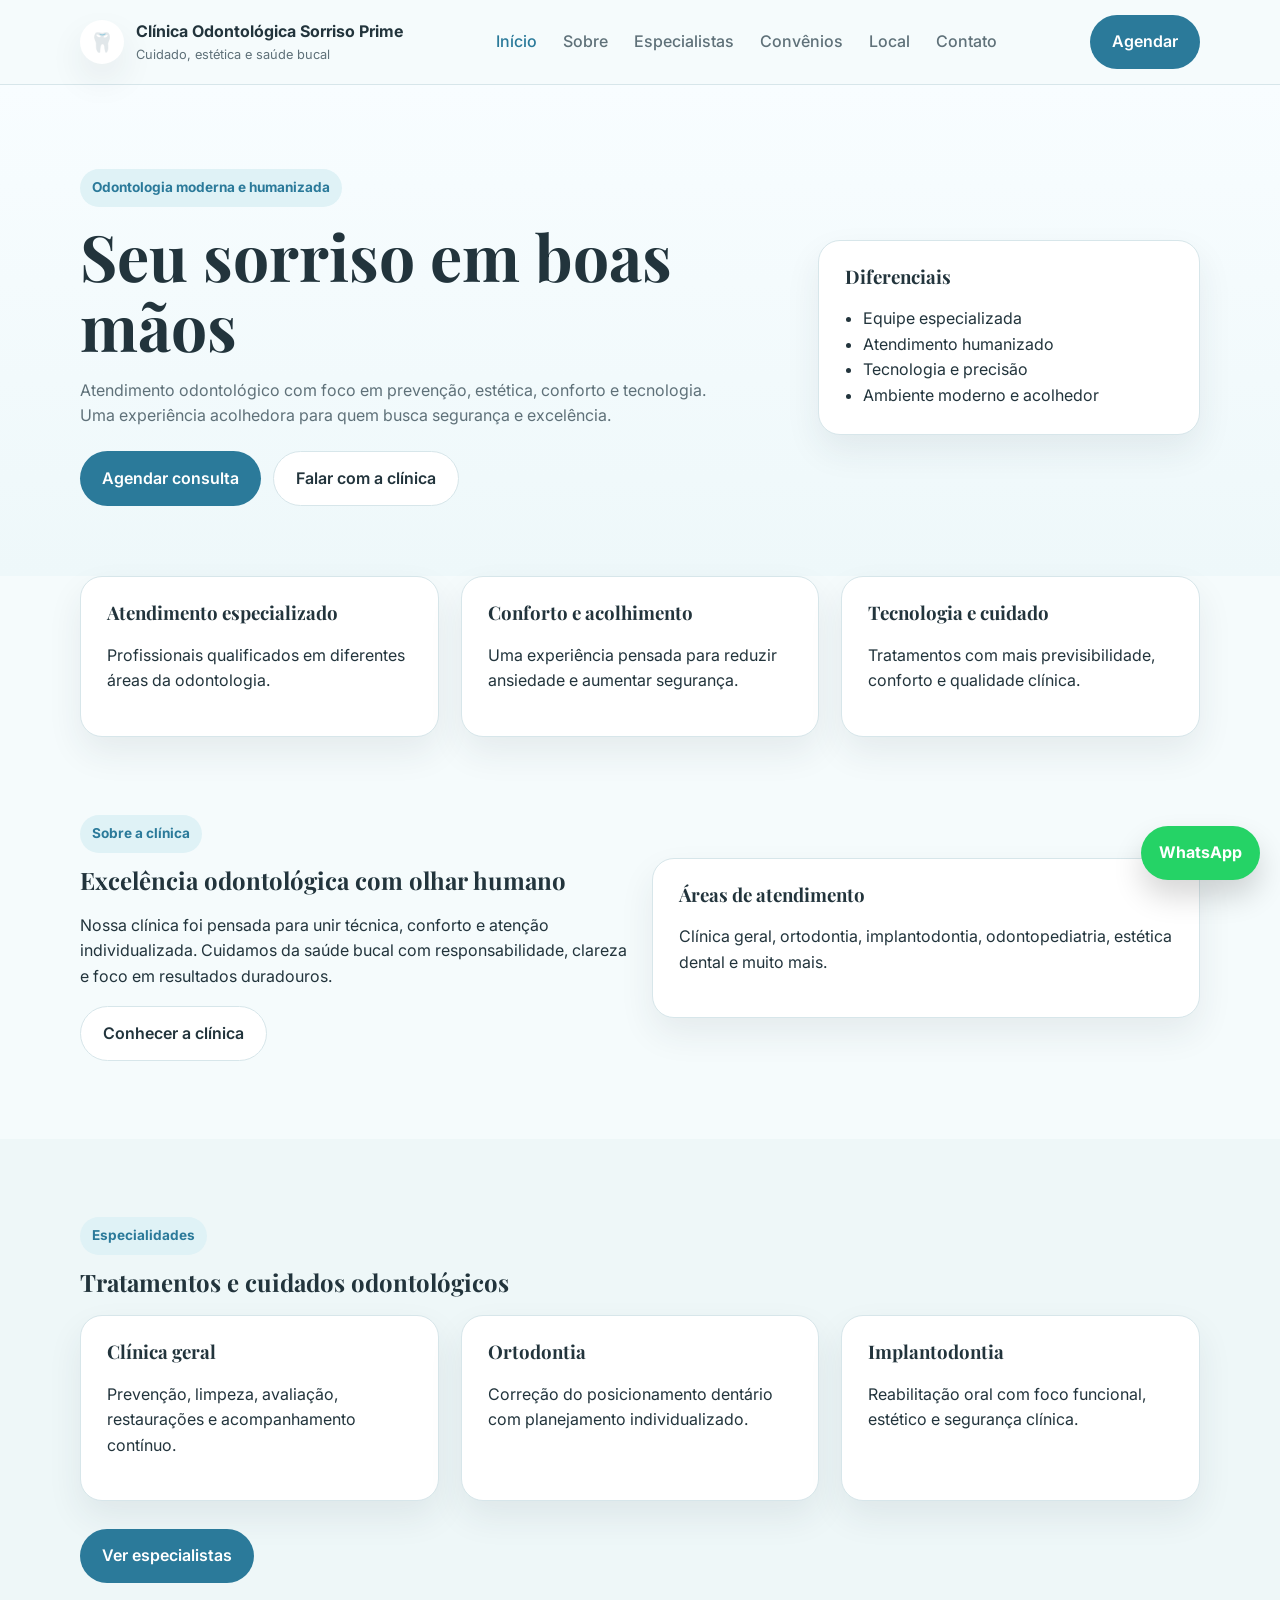
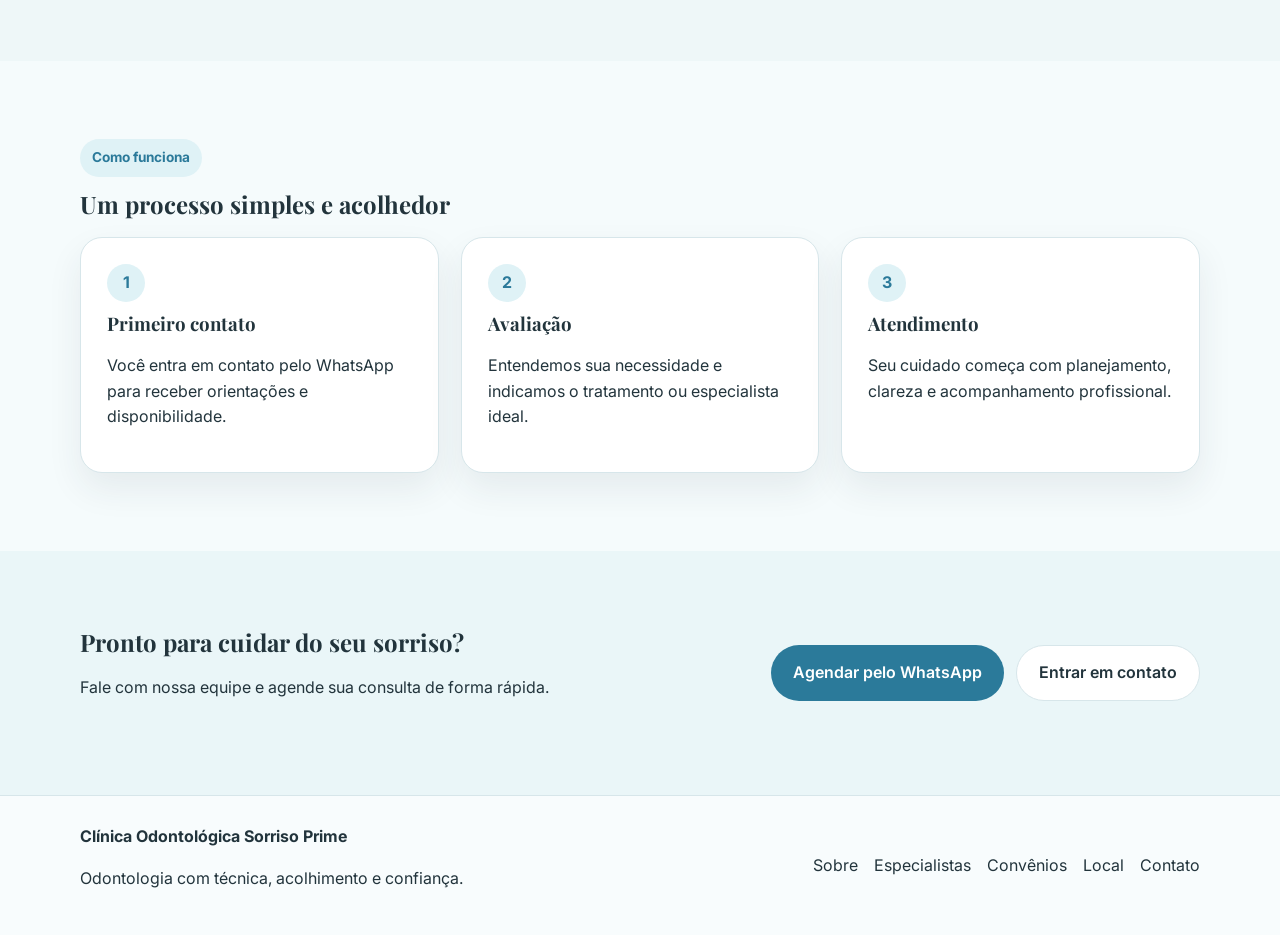
<file: index.html>
<!DOCTYPE html>
<html lang="pt-BR">
<head>
  <meta charset="UTF-8" />
  <meta name="viewport" content="width=device-width, initial-scale=1.0" />
  <title>Clínica Odontológica Sorriso Prime | Início</title>
  <meta name="description" content="Clínica odontológica com atendimento humanizado, tecnologia e especialistas em diferentes áreas da odontologia." />
  <link rel="preconnect" href="https://fonts.googleapis.com">
  <link rel="preconnect" href="https://fonts.gstatic.com" crossorigin>
  <link href="https://fonts.googleapis.com/css2?family=Playfair+Display:wght@600;700&family=Inter:wght@400;500;600;700&display=swap" rel="stylesheet">
  <link rel="stylesheet" href="assets/css/style.css" />
</head>
<body>
  <header class="site-header">
    <div class="container nav-wrap">
      <a href="index.html" class="brand">
        <span class="brand-mark">🦷</span>
        <span>
          <strong>Clínica Odontológica Sorriso Prime</strong>
          <small>Cuidado, estética e saúde bucal</small>
        </span>
      </a>

      <button class="menu-toggle" aria-label="Abrir menu">☰</button>

      <nav class="main-nav">
        <a class="active" href="index.html">Início</a>
        <a href="sobre.html">Sobre</a>
        <a href="especialistas.html">Especialistas</a>
        <a href="convenios.html">Convênios</a>
        <a href="local.html">Local</a>
        <a href="contato.html">Contato</a>
      </nav>

      <a href="https://wa.me/5500000000000" class="btn btn-primary">Agendar</a>
    </div>
  </header>

  <main>
    <section class="hero">
      <div class="container hero-grid">
        <div>
          <span class="eyebrow">Odontologia moderna e humanizada</span>
          <h1>Seu sorriso em boas mãos</h1>
          <p>
            Atendimento odontológico com foco em prevenção, estética, conforto e tecnologia.
            Uma experiência acolhedora para quem busca segurança e excelência.
          </p>
          <div class="hero-actions">
            <a href="https://wa.me/5500000000000" class="btn btn-primary">Agendar consulta</a>
            <a href="contato.html" class="btn btn-secondary">Falar com a clínica</a>
          </div>
        </div>

        <div class="hero-card">
          <h3>Diferenciais</h3>
          <ul>
            <li>Equipe especializada</li>
            <li>Atendimento humanizado</li>
            <li>Tecnologia e precisão</li>
            <li>Ambiente moderno e acolhedor</li>
          </ul>
        </div>
      </div>
    </section>

    <section class="trust">
      <div class="container cards-3">
        <article class="card">
          <h3>Atendimento especializado</h3>
          <p>Profissionais qualificados em diferentes áreas da odontologia.</p>
        </article>
        <article class="card">
          <h3>Conforto e acolhimento</h3>
          <p>Uma experiência pensada para reduzir ansiedade e aumentar segurança.</p>
        </article>
        <article class="card">
          <h3>Tecnologia e cuidado</h3>
          <p>Tratamentos com mais previsibilidade, conforto e qualidade clínica.</p>
        </article>
      </div>
    </section>

    <section class="section">
      <div class="container split">
        <div>
          <span class="section-tag">Sobre a clínica</span>
          <h2>Excelência odontológica com olhar humano</h2>
          <p>
            Nossa clínica foi pensada para unir técnica, conforto e atenção individualizada.
            Cuidamos da saúde bucal com responsabilidade, clareza e foco em resultados duradouros.
          </p>
          <a href="sobre.html" class="btn btn-secondary">Conhecer a clínica</a>
        </div>

        <div class="highlight-box">
          <h3>Áreas de atendimento</h3>
          <p>Clínica geral, ortodontia, implantodontia, odontopediatria, estética dental e muito mais.</p>
        </div>
      </div>
    </section>

    <section class="section soft">
      <div class="container">
        <span class="section-tag">Especialidades</span>
        <h2>Tratamentos e cuidados odontológicos</h2>

        <div class="cards-3">
          <article class="card">
            <h3>Clínica geral</h3>
            <p>Prevenção, limpeza, avaliação, restaurações e acompanhamento contínuo.</p>
          </article>
          <article class="card">
            <h3>Ortodontia</h3>
            <p>Correção do posicionamento dentário com planejamento individualizado.</p>
          </article>
          <article class="card">
            <h3>Implantodontia</h3>
            <p>Reabilitação oral com foco funcional, estético e segurança clínica.</p>
          </article>
        </div>

        <div class="section-cta">
          <a href="especialistas.html" class="btn btn-primary">Ver especialistas</a>
        </div>
      </div>
    </section>

    <section class="section">
      <div class="container">
        <span class="section-tag">Como funciona</span>
        <h2>Um processo simples e acolhedor</h2>

        <div class="cards-3 steps">
          <article class="card">
            <strong>1</strong>
            <h3>Primeiro contato</h3>
            <p>Você entra em contato pelo WhatsApp para receber orientações e disponibilidade.</p>
          </article>
          <article class="card">
            <strong>2</strong>
            <h3>Avaliação</h3>
            <p>Entendemos sua necessidade e indicamos o tratamento ou especialista ideal.</p>
          </article>
          <article class="card">
            <strong>3</strong>
            <h3>Atendimento</h3>
            <p>Seu cuidado começa com planejamento, clareza e acompanhamento profissional.</p>
          </article>
        </div>
      </div>
    </section>

    <section class="section cta-band">
      <div class="container split">
        <div>
          <h2>Pronto para cuidar do seu sorriso?</h2>
          <p>Fale com nossa equipe e agende sua consulta de forma rápida.</p>
        </div>
        <div class="cta-actions">
          <a href="https://wa.me/5500000000000" class="btn btn-primary">Agendar pelo WhatsApp</a>
          <a href="contato.html" class="btn btn-secondary">Entrar em contato</a>
        </div>
      </div>
    </section>
  </main>

  <footer class="site-footer">
    <div class="container footer-grid">
      <div>
        <strong>Clínica Odontológica Sorriso Prime</strong>
        <p>Odontologia com técnica, acolhimento e confiança.</p>
      </div>
      <div class="footer-links">
        <a href="sobre.html">Sobre</a>
        <a href="especialistas.html">Especialistas</a>
        <a href="convenios.html">Convênios</a>
        <a href="local.html">Local</a>
        <a href="contato.html">Contato</a>
      </div>
    </div>
  </footer>

  <a class="whatsapp-float" href="https://wa.me/5500000000000" aria-label="WhatsApp">WhatsApp</a>
  <script src="assets/js/script.js"></script>
</body>
</html>
</file>
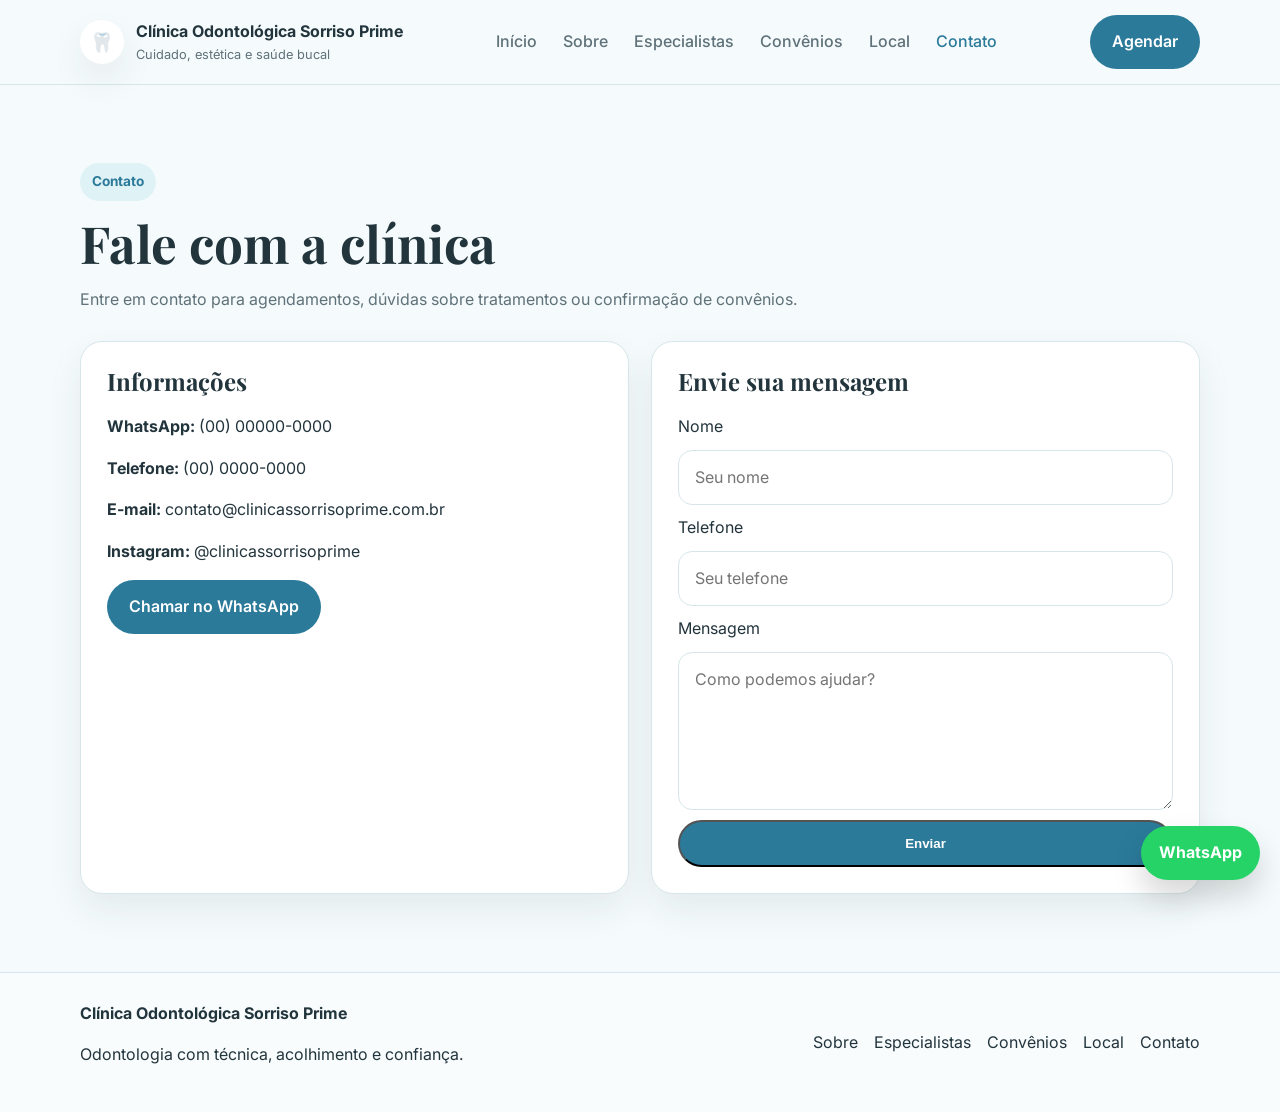
<file: contato.html>
<!DOCTYPE html>
<html lang="pt-BR">
<head>
  <meta charset="UTF-8" />
  <meta name="viewport" content="width=device-width, initial-scale=1.0" />
  <title>Clínica Odontológica Sorriso Prime | Contato</title>
  <meta name="description" content="Entre em contato com a clínica odontológica e agende sua consulta." />
  <link rel="preconnect" href="https://fonts.googleapis.com">
  <link rel="preconnect" href="https://fonts.gstatic.com" crossorigin>
  <link href="https://fonts.googleapis.com/css2?family=Playfair+Display:wght@600;700&family=Inter:wght@400;500;600;700&display=swap" rel="stylesheet">
  <link rel="stylesheet" href="assets/css/style.css" />
</head>
<body>
  <header class="site-header">
    <div class="container nav-wrap">
      <a href="index.html" class="brand">
        <span class="brand-mark">🦷</span>
        <span>
          <strong>Clínica Odontológica Sorriso Prime</strong>
          <small>Cuidado, estética e saúde bucal</small>
        </span>
      </a>

      <button class="menu-toggle" aria-label="Abrir menu">☰</button>

      <nav class="main-nav">
        <a href="index.html">Início</a>
        <a href="sobre.html">Sobre</a>
        <a href="especialistas.html">Especialistas</a>
        <a href="convenios.html">Convênios</a>
        <a href="local.html">Local</a>
        <a class="active" href="contato.html">Contato</a>
      </nav>

      <a href="https://wa.me/5500000000000" class="btn btn-primary">Agendar</a>
    </div>
  </header>

  <main class="page">
    <div class="container">
      <span class="section-tag">Contato</span>
      <h1 class="page-title">Fale com a clínica</h1>
      <p class="page-intro">
        Entre em contato para agendamentos, dúvidas sobre tratamentos ou confirmação de convênios.
      </p>

      <div class="contact-grid">
        <article class="card">
          <h2>Informações</h2>
          <p><strong>WhatsApp:</strong> (00) 00000-0000</p>
          <p><strong>Telefone:</strong> (00) 0000-0000</p>
          <p><strong>E-mail:</strong> contato@clinicassorrisoprime.com.br</p>
          <p><strong>Instagram:</strong> @clinicassorrisoprime</p>
          <a href="https://wa.me/5500000000000" class="btn btn-primary">Chamar no WhatsApp</a>
        </article>

        <article class="card">
          <h2>Envie sua mensagem</h2>
          <form class="contact-form">
            <label for="nome">Nome</label>
            <input id="nome" type="text" placeholder="Seu nome" />

            <label for="telefone">Telefone</label>
            <input id="telefone" type="text" placeholder="Seu telefone" />

            <label for="mensagem">Mensagem</label>
            <textarea id="mensagem" rows="5" placeholder="Como podemos ajudar?"></textarea>

            <button type="submit" class="btn btn-primary">Enviar</button>
          </form>
        </article>
      </div>
    </div>
  </main>

  <footer class="site-footer">
    <div class="container footer-grid">
      <div>
        <strong>Clínica Odontológica Sorriso Prime</strong>
        <p>Odontologia com técnica, acolhimento e confiança.</p>
      </div>
      <div class="footer-links">
        <a href="sobre.html">Sobre</a>
        <a href="especialistas.html">Especialistas</a>
        <a href="convenios.html">Convênios</a>
        <a href="local.html">Local</a>
        <a href="contato.html">Contato</a>
      </div>
    </div>
  </footer>

  <a class="whatsapp-float" href="https://wa.me/5500000000000">WhatsApp</a>
  <script src="assets/js/script.js"></script>
</body>
</html>
</file>
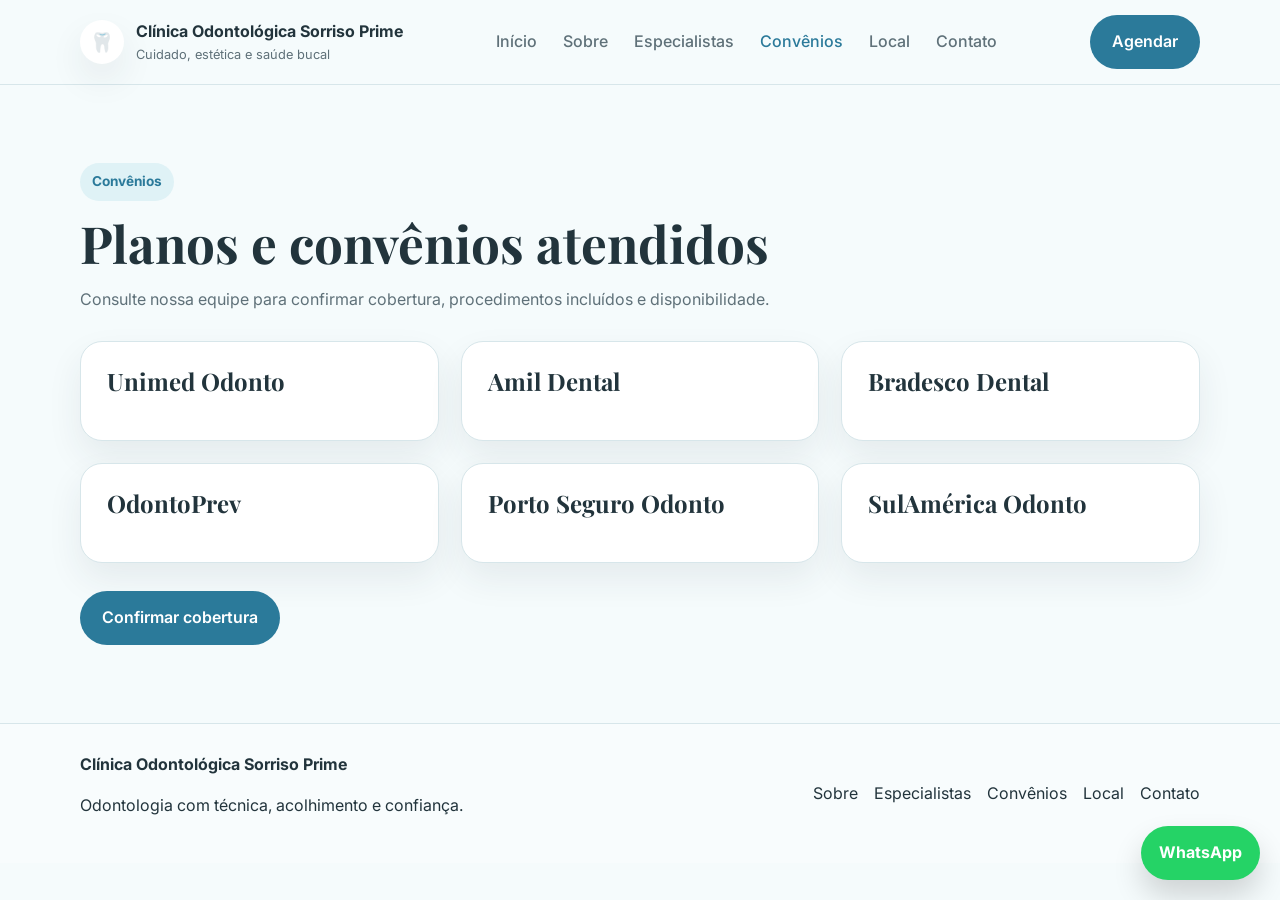
<file: convenios.html>
<!DOCTYPE html>
<html lang="pt-BR">
<head>
  <meta charset="UTF-8" />
  <meta name="viewport" content="width=device-width, initial-scale=1.0" />
  <title>Clínica Odontológica Sorriso Prime | Convênios</title>
  <meta name="description" content="Confira os convênios atendidos pela clínica odontológica." />
  <link rel="preconnect" href="https://fonts.googleapis.com">
  <link rel="preconnect" href="https://fonts.gstatic.com" crossorigin>
  <link href="https://fonts.googleapis.com/css2?family=Playfair+Display:wght@600;700&family=Inter:wght@400;500;600;700&display=swap" rel="stylesheet">
  <link rel="stylesheet" href="assets/css/style.css" />
</head>
<body>
  <header class="site-header">
    <div class="container nav-wrap">
      <a href="index.html" class="brand">
        <span class="brand-mark">🦷</span>
        <span>
          <strong>Clínica Odontológica Sorriso Prime</strong>
          <small>Cuidado, estética e saúde bucal</small>
        </span>
      </a>

      <button class="menu-toggle" aria-label="Abrir menu">☰</button>

      <nav class="main-nav">
        <a href="index.html">Início</a>
        <a href="sobre.html">Sobre</a>
        <a href="especialistas.html">Especialistas</a>
        <a class="active" href="convenios.html">Convênios</a>
        <a href="local.html">Local</a>
        <a href="contato.html">Contato</a>
      </nav>

      <a href="https://wa.me/5500000000000" class="btn btn-primary">Agendar</a>
    </div>
  </header>

  <main class="page">
    <div class="container">
      <span class="section-tag">Convênios</span>
      <h1 class="page-title">Planos e convênios atendidos</h1>
      <p class="page-intro">
        Consulte nossa equipe para confirmar cobertura, procedimentos incluídos e disponibilidade.
      </p>

      <div class="cards-3">
        <article class="card"><h2>Unimed Odonto</h2></article>
        <article class="card"><h2>Amil Dental</h2></article>
        <article class="card"><h2>Bradesco Dental</h2></article>
        <article class="card"><h2>OdontoPrev</h2></article>
        <article class="card"><h2>Porto Seguro Odonto</h2></article>
        <article class="card"><h2>SulAmérica Odonto</h2></article>
      </div>

      <div class="section-cta">
        <a href="https://wa.me/5500000000000" class="btn btn-primary">Confirmar cobertura</a>
      </div>
    </div>
  </main>

  <footer class="site-footer">
    <div class="container footer-grid">
      <div>
        <strong>Clínica Odontológica Sorriso Prime</strong>
        <p>Odontologia com técnica, acolhimento e confiança.</p>
      </div>
      <div class="footer-links">
        <a href="sobre.html">Sobre</a>
        <a href="especialistas.html">Especialistas</a>
        <a href="convenios.html">Convênios</a>
        <a href="local.html">Local</a>
        <a href="contato.html">Contato</a>
      </div>
    </div>
  </footer>

  <a class="whatsapp-float" href="https://wa.me/5500000000000">WhatsApp</a>
  <script src="assets/js/script.js"></script>
</body>
</html>
</file>
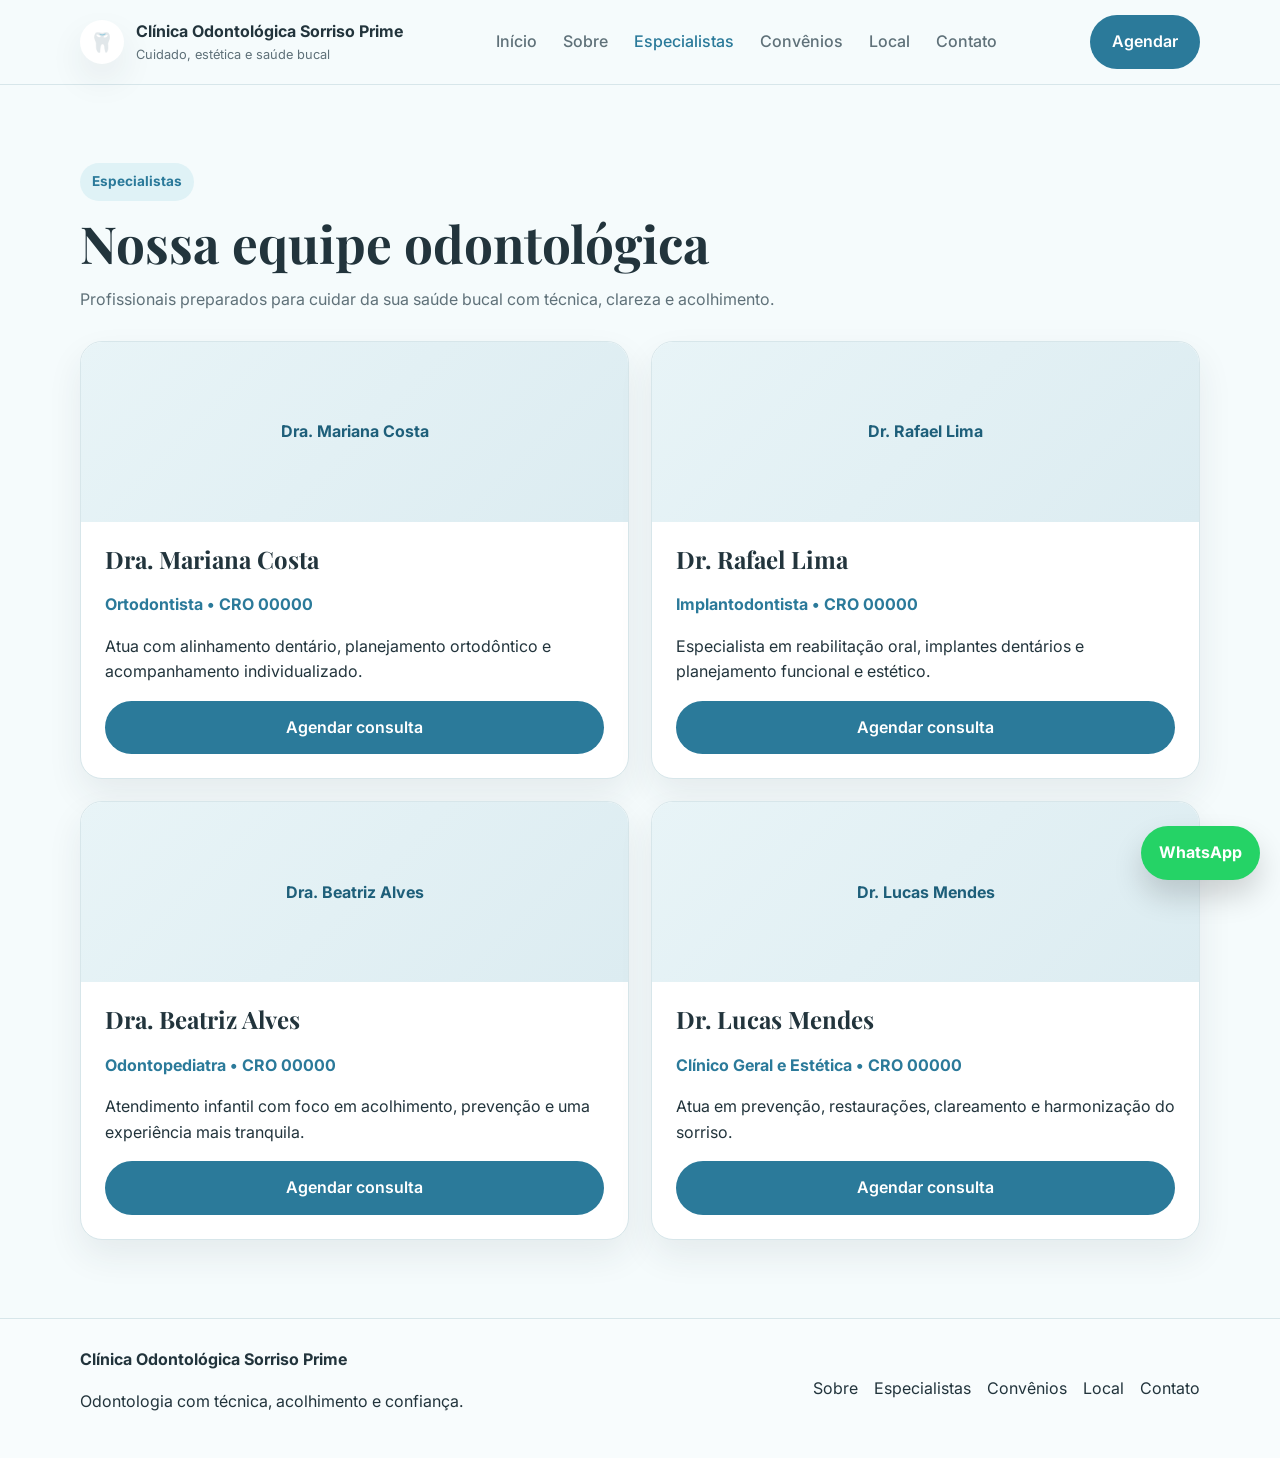
<file: especialistas.html>
<!DOCTYPE html>
<html lang="pt-BR">
<head>
  <meta charset="UTF-8" />
  <meta name="viewport" content="width=device-width, initial-scale=1.0" />
  <title>Clínica Odontológica Sorriso Prime | Especialistas</title>
  <meta name="description" content="Conheça os especialistas da clínica e suas áreas de atuação odontológica." />
  <link rel="preconnect" href="https://fonts.googleapis.com">
  <link rel="preconnect" href="https://fonts.gstatic.com" crossorigin>
  <link href="https://fonts.googleapis.com/css2?family=Playfair+Display:wght@600;700&family=Inter:wght@400;500;600;700&display=swap" rel="stylesheet">
  <link rel="stylesheet" href="assets/css/style.css" />
</head>
<body>
  <header class="site-header">
    <div class="container nav-wrap">
      <a href="index.html" class="brand">
        <span class="brand-mark">🦷</span>
        <span>
          <strong>Clínica Odontológica Sorriso Prime</strong>
          <small>Cuidado, estética e saúde bucal</small>
        </span>
      </a>

      <button class="menu-toggle" aria-label="Abrir menu">☰</button>

      <nav class="main-nav">
        <a href="index.html">Início</a>
        <a href="sobre.html">Sobre</a>
        <a class="active" href="especialistas.html">Especialistas</a>
        <a href="convenios.html">Convênios</a>
        <a href="local.html">Local</a>
        <a href="contato.html">Contato</a>
      </nav>

      <a href="https://wa.me/5500000000000" class="btn btn-primary">Agendar</a>
    </div>
  </header>

  <main class="page">
    <div class="container">
      <span class="section-tag">Especialistas</span>
      <h1 class="page-title">Nossa equipe odontológica</h1>
      <p class="page-intro">
        Profissionais preparados para cuidar da sua saúde bucal com técnica, clareza e acolhimento.
      </p>

      <div class="team-grid">
        <article class="team-card">
          <div class="team-photo">Dra. Mariana Costa</div>
          <div class="team-content">
            <h2>Dra. Mariana Costa</h2>
            <p class="team-role">Ortodontista • CRO 00000</p>
            <p>Atua com alinhamento dentário, planejamento ortodôntico e acompanhamento individualizado.</p>
            <a href="https://wa.me/5500000000000" class="btn btn-primary btn-full">Agendar consulta</a>
          </div>
        </article>

        <article class="team-card">
          <div class="team-photo">Dr. Rafael Lima</div>
          <div class="team-content">
            <h2>Dr. Rafael Lima</h2>
            <p class="team-role">Implantodontista • CRO 00000</p>
            <p>Especialista em reabilitação oral, implantes dentários e planejamento funcional e estético.</p>
            <a href="https://wa.me/5500000000000" class="btn btn-primary btn-full">Agendar consulta</a>
          </div>
        </article>

        <article class="team-card">
          <div class="team-photo">Dra. Beatriz Alves</div>
          <div class="team-content">
            <h2>Dra. Beatriz Alves</h2>
            <p class="team-role">Odontopediatra • CRO 00000</p>
            <p>Atendimento infantil com foco em acolhimento, prevenção e uma experiência mais tranquila.</p>
            <a href="https://wa.me/5500000000000" class="btn btn-primary btn-full">Agendar consulta</a>
          </div>
        </article>

        <article class="team-card">
          <div class="team-photo">Dr. Lucas Mendes</div>
          <div class="team-content">
            <h2>Dr. Lucas Mendes</h2>
            <p class="team-role">Clínico Geral e Estética • CRO 00000</p>
            <p>Atua em prevenção, restaurações, clareamento e harmonização do sorriso.</p>
            <a href="https://wa.me/5500000000000" class="btn btn-primary btn-full">Agendar consulta</a>
          </div>
        </article>
      </div>
    </div>
  </main>

  <footer class="site-footer">
    <div class="container footer-grid">
      <div>
        <strong>Clínica Odontológica Sorriso Prime</strong>
        <p>Odontologia com técnica, acolhimento e confiança.</p>
      </div>
      <div class="footer-links">
        <a href="sobre.html">Sobre</a>
        <a href="especialistas.html">Especialistas</a>
        <a href="convenios.html">Convênios</a>
        <a href="local.html">Local</a>
        <a href="contato.html">Contato</a>
      </div>
    </div>
  </footer>

  <a class="whatsapp-float" href="https://wa.me/5500000000000">WhatsApp</a>
  <script src="assets/js/script.js"></script>
</body>
</html>
</file>
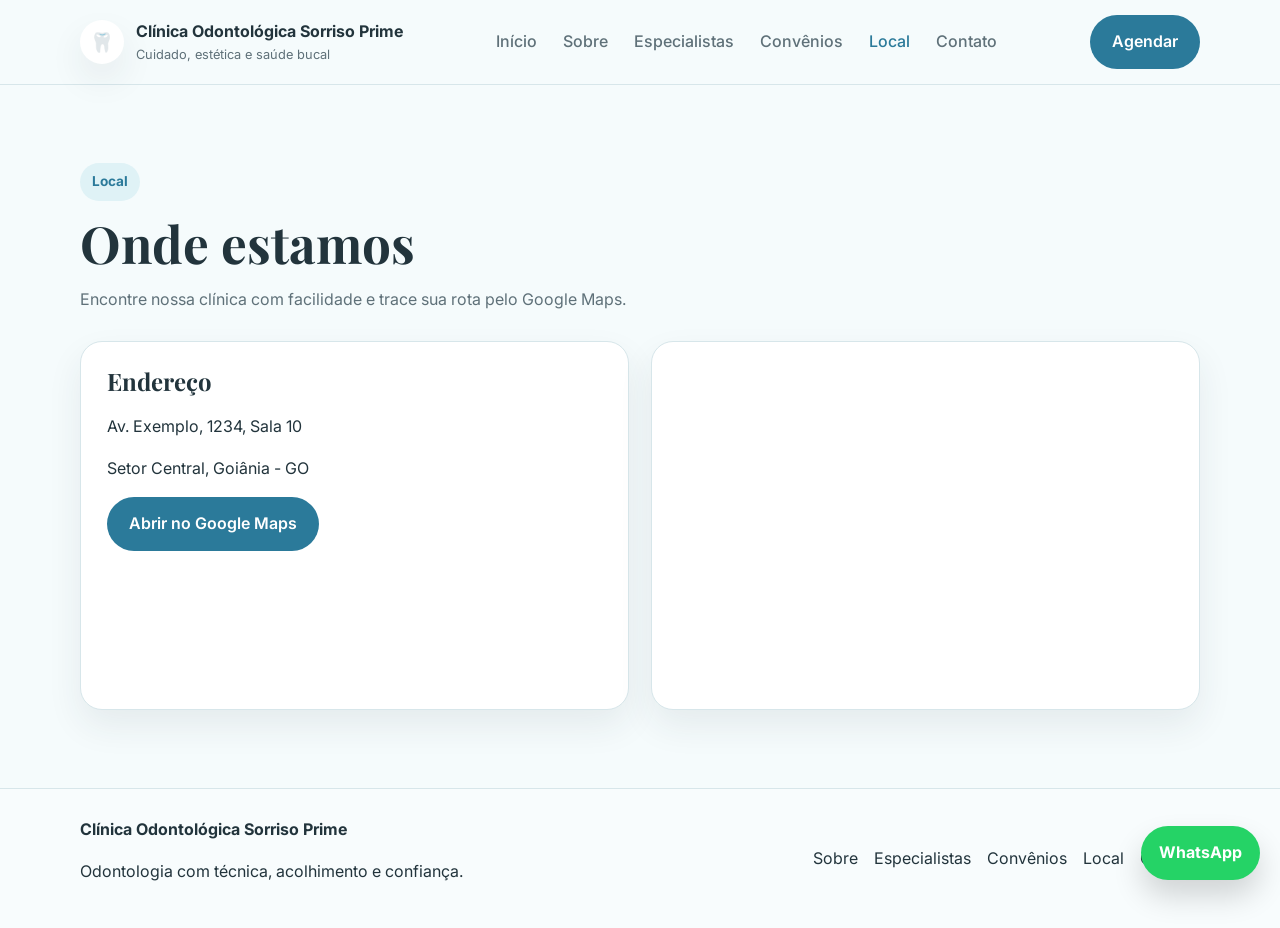
<file: local.html>
<!DOCTYPE html>
<html lang="pt-BR">
<head>
  <meta charset="UTF-8" />
  <meta name="viewport" content="width=device-width, initial-scale=1.0" />
  <title>Clínica Odontológica Sorriso Prime | Local</title>
  <meta name="description" content="Veja onde estamos localizados e trace sua rota até a clínica." />
  <link rel="preconnect" href="https://fonts.googleapis.com">
  <link rel="preconnect" href="https://fonts.gstatic.com" crossorigin>
  <link href="https://fonts.googleapis.com/css2?family=Playfair+Display:wght@600;700&family=Inter:wght@400;500;600;700&display=swap" rel="stylesheet">
  <link rel="stylesheet" href="assets/css/style.css" />
</head>
<body>
  <header class="site-header">
    <div class="container nav-wrap">
      <a href="index.html" class="brand">
        <span class="brand-mark">🦷</span>
        <span>
          <strong>Clínica Odontológica Sorriso Prime</strong>
          <small>Cuidado, estética e saúde bucal</small>
        </span>
      </a>

      <button class="menu-toggle" aria-label="Abrir menu">☰</button>

      <nav class="main-nav">
        <a href="index.html">Início</a>
        <a href="sobre.html">Sobre</a>
        <a href="especialistas.html">Especialistas</a>
        <a href="convenios.html">Convênios</a>
        <a class="active" href="local.html">Local</a>
        <a href="contato.html">Contato</a>
      </nav>

      <a href="https://wa.me/5500000000000" class="btn btn-primary">Agendar</a>
    </div>
  </header>

  <main class="page">
    <div class="container">
      <span class="section-tag">Local</span>
      <h1 class="page-title">Onde estamos</h1>
      <p class="page-intro">
        Encontre nossa clínica com facilidade e trace sua rota pelo Google Maps.
      </p>

      <div class="location-grid">
        <article class="card">
          <h2>Endereço</h2>
          <p>Av. Exemplo, 1234, Sala 10</p>
          <p>Setor Central, Goiânia - GO</p>
          <a href="https://maps.google.com" target="_blank" class="btn btn-primary">Abrir no Google Maps</a>
        </article>

        <div class="map-card">
          <iframe
            src="https://www.google.com/maps/embed?pb="
            width="100%"
            height="360"
            style="border:0;"
            allowfullscreen=""
            loading="lazy">
          </iframe>
        </div>
      </div>
    </div>
  </main>

  <footer class="site-footer">
    <div class="container footer-grid">
      <div>
        <strong>Clínica Odontológica Sorriso Prime</strong>
        <p>Odontologia com técnica, acolhimento e confiança.</p>
      </div>
      <div class="footer-links">
        <a href="sobre.html">Sobre</a>
        <a href="especialistas.html">Especialistas</a>
        <a href="convenios.html">Convênios</a>
        <a href="local.html">Local</a>
        <a href="contato.html">Contato</a>
      </div>
    </div>
  </footer>

  <a class="whatsapp-float" href="https://wa.me/5500000000000">WhatsApp</a>
  <script src="assets/js/script.js"></script>
</body>
</html>
</file>
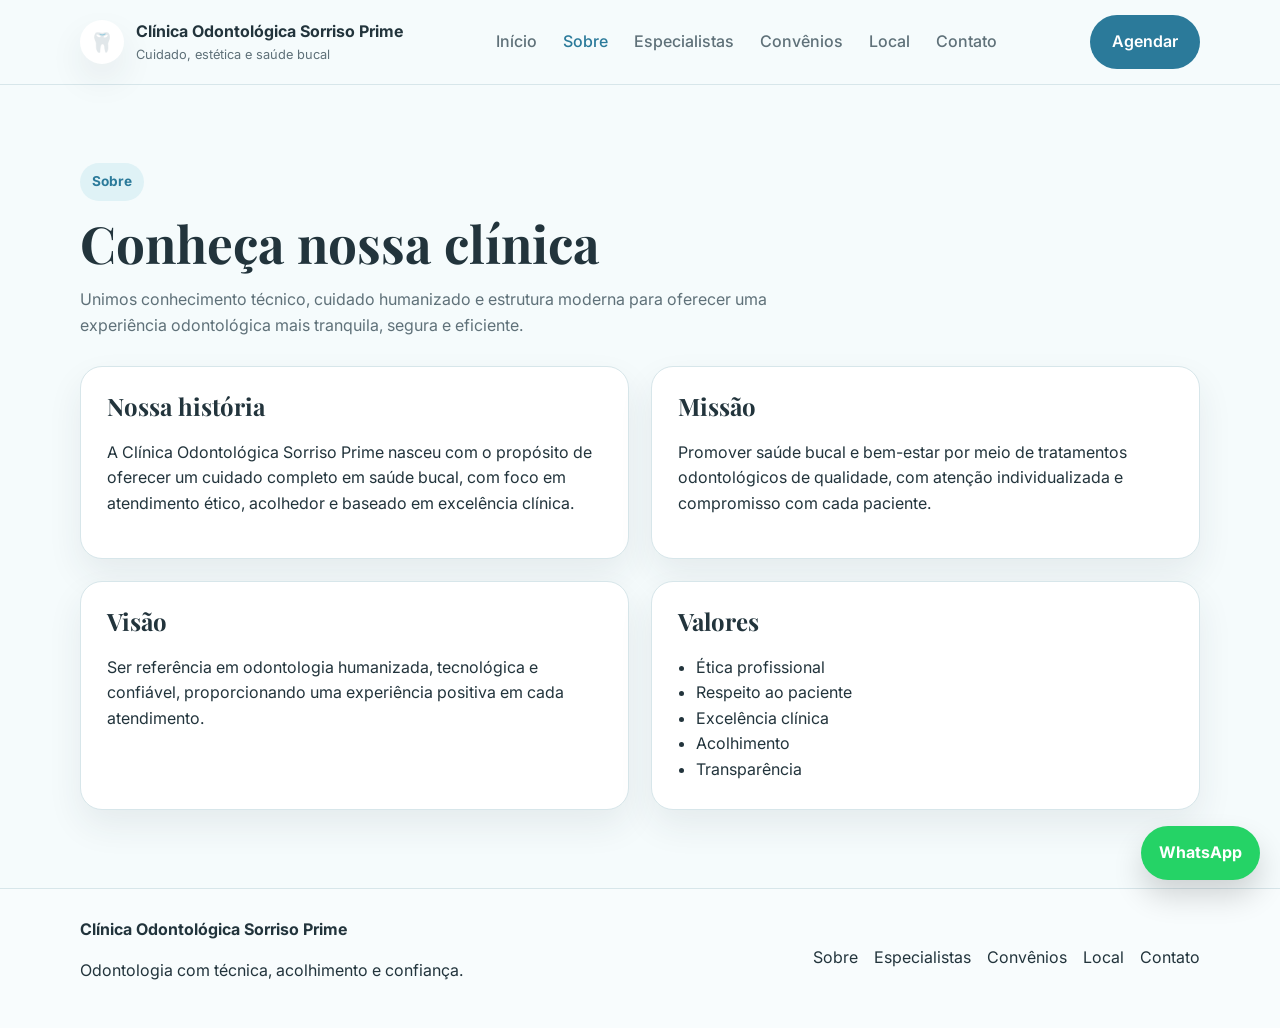
<file: sobre.html>
<!DOCTYPE html>
<html lang="pt-BR">
<head>
  <meta charset="UTF-8" />
  <meta name="viewport" content="width=device-width, initial-scale=1.0" />
  <title>Clínica Odontológica Sorriso Prime | Sobre</title>
  <meta name="description" content="Conheça a história, missão, visão e valores da Clínica Odontológica Sorriso Prime." />
  <link rel="preconnect" href="https://fonts.googleapis.com">
  <link rel="preconnect" href="https://fonts.gstatic.com" crossorigin>
  <link href="https://fonts.googleapis.com/css2?family=Playfair+Display:wght@600;700&family=Inter:wght@400;500;600;700&display=swap" rel="stylesheet">
  <link rel="stylesheet" href="assets/css/style.css" />
</head>
<body>
  <header class="site-header">
    <div class="container nav-wrap">
      <a href="index.html" class="brand">
        <span class="brand-mark">🦷</span>
        <span>
          <strong>Clínica Odontológica Sorriso Prime</strong>
          <small>Cuidado, estética e saúde bucal</small>
        </span>
      </a>

      <button class="menu-toggle" aria-label="Abrir menu">☰</button>

      <nav class="main-nav">
        <a href="index.html">Início</a>
        <a class="active" href="sobre.html">Sobre</a>
        <a href="especialistas.html">Especialistas</a>
        <a href="convenios.html">Convênios</a>
        <a href="local.html">Local</a>
        <a href="contato.html">Contato</a>
      </nav>

      <a href="https://wa.me/5500000000000" class="btn btn-primary">Agendar</a>
    </div>
  </header>

  <main class="page">
    <div class="container">
      <span class="section-tag">Sobre</span>
      <h1 class="page-title">Conheça nossa clínica</h1>
      <p class="page-intro">
        Unimos conhecimento técnico, cuidado humanizado e estrutura moderna para oferecer
        uma experiência odontológica mais tranquila, segura e eficiente.
      </p>

      <div class="content-grid">
        <article class="card">
          <h2>Nossa história</h2>
          <p>
            A Clínica Odontológica Sorriso Prime nasceu com o propósito de oferecer
            um cuidado completo em saúde bucal, com foco em atendimento ético,
            acolhedor e baseado em excelência clínica.
          </p>
        </article>

        <article class="card">
          <h2>Missão</h2>
          <p>
            Promover saúde bucal e bem-estar por meio de tratamentos odontológicos
            de qualidade, com atenção individualizada e compromisso com cada paciente.
          </p>
        </article>

        <article class="card">
          <h2>Visão</h2>
          <p>
            Ser referência em odontologia humanizada, tecnológica e confiável,
            proporcionando uma experiência positiva em cada atendimento.
          </p>
        </article>

        <article class="card">
          <h2>Valores</h2>
          <ul>
            <li>Ética profissional</li>
            <li>Respeito ao paciente</li>
            <li>Excelência clínica</li>
            <li>Acolhimento</li>
            <li>Transparência</li>
          </ul>
        </article>
      </div>
    </div>
  </main>

  <footer class="site-footer">
    <div class="container footer-grid">
      <div>
        <strong>Clínica Odontológica Sorriso Prime</strong>
        <p>Odontologia com técnica, acolhimento e confiança.</p>
      </div>
      <div class="footer-links">
        <a href="sobre.html">Sobre</a>
        <a href="especialistas.html">Especialistas</a>
        <a href="convenios.html">Convênios</a>
        <a href="local.html">Local</a>
        <a href="contato.html">Contato</a>
      </div>
    </div>
  </footer>

  <a class="whatsapp-float" href="https://wa.me/5500000000000">WhatsApp</a>
  <script src="assets/js/script.js"></script>
</body>
</html>
</file>
<file: assets/css/style.css>
:root{
  --bg: #f5fbfc;
  --bg-soft: #eef7f8;
  --surface: #ffffff;
  --text: #22343c;
  --muted: #5f7179;
  --primary: #2b7a9a;
  --primary-dark: #1e5f7a;
  --secondary: #5fbf9f;
  --border: #d7e6ea;
  --shadow: 0 16px 35px rgba(34, 52, 60, 0.08);
  --radius-lg: 22px;
  --radius-md: 16px;
  --radius-sm: 12px;
}

*{
  box-sizing:border-box;
}

html{
  scroll-behavior:smooth;
}

body{
  margin:0;
  font-family:'Inter', sans-serif;
  color:var(--text);
  background:var(--bg);
  line-height:1.6;
}

a{
  text-decoration:none;
  color:inherit;
}

.container{
  width:min(1120px, calc(100% - 32px));
  margin:0 auto;
}

.site-header{
  position:sticky;
  top:0;
  z-index:1000;
  background:rgba(245, 251, 252, 0.94);
  backdrop-filter:blur(12px);
  border-bottom:1px solid var(--border);
}

.nav-wrap{
  min-height:84px;
  display:flex;
  align-items:center;
  justify-content:space-between;
  gap:18px;
}

.brand{
  display:flex;
  align-items:center;
  gap:12px;
}

.brand-mark{
  width:44px;
  height:44px;
  display:grid;
  place-items:center;
  background:var(--surface);
  border-radius:50%;
  box-shadow:var(--shadow);
  font-size:1.2rem;
}

.brand strong{
  display:block;
  font-size:1rem;
}

.brand small{
  display:block;
  color:var(--muted);
  font-size:0.8rem;
}

.main-nav{
  display:flex;
  gap:18px;
  align-items:center;
}

.main-nav a{
  padding:8px 4px;
  color:var(--muted);
  font-weight:500;
}

.main-nav a.active,
.main-nav a:hover{
  color:var(--primary);
}

.menu-toggle{
  display:none;
  border:none;
  background:transparent;
  font-size:1.5rem;
  cursor:pointer;
}

.btn{
  display:inline-flex;
  align-items:center;
  justify-content:center;
  padding:14px 22px;
  border-radius:999px;
  font-weight:600;
  transition:.25s ease;
}

.btn-primary{
  background:var(--primary);
  color:#fff;
}

.btn-primary:hover{
  background:var(--primary-dark);
}

.btn-secondary{
  border:1px solid var(--border);
  background:var(--surface);
  color:var(--text);
}

.btn-secondary:hover{
  border-color:var(--primary);
  color:var(--primary);
}

.btn-full{
  width:100%;
}

.hero{
  padding:84px 0 70px;
  background:linear-gradient(180deg, #f8fdff 0%, #eef8fa 100%);
}

.hero-grid{
  display:grid;
  grid-template-columns:1.3fr .7fr;
  gap:28px;
  align-items:center;
}

.eyebrow,
.section-tag{
  display:inline-block;
  background:#dff2f6;
  color:var(--primary);
  padding:8px 12px;
  border-radius:999px;
  font-weight:700;
  font-size:.85rem;
  margin-bottom:14px;
}

h1,h2,h3{
  font-family:'Playfair Display', serif;
  margin-top:0;
  line-height:1.1;
}

.hero h1{
  font-size:clamp(2.5rem, 5vw, 4.5rem);
  margin-bottom:16px;
}

.hero p{
  color:var(--muted);
  max-width:640px;
}

.hero-actions{
  display:flex;
  gap:12px;
  flex-wrap:wrap;
  margin-top:22px;
}

.hero-card,
.card,
.highlight-box,
.team-card,
.map-card{
  background:var(--surface);
  border:1px solid var(--border);
  border-radius:var(--radius-lg);
  box-shadow:var(--shadow);
}

.hero-card,
.card,
.highlight-box{
  padding:26px;
}

.hero-card ul{
  padding-left:18px;
  margin:0;
}

.section,
.page{
  padding:78px 0;
}

.soft{
  background:var(--bg-soft);
}

.cards-3{
  display:grid;
  grid-template-columns:repeat(3, 1fr);
  gap:22px;
}

.split{
  display:grid;
  grid-template-columns:1fr 1fr;
  gap:24px;
  align-items:center;
}

.section-cta{
  margin-top:28px;
}

.steps .card strong{
  display:inline-grid;
  place-items:center;
  width:38px;
  height:38px;
  border-radius:50%;
  background:#dff2f6;
  color:var(--primary);
  margin-bottom:12px;
  font-weight:700;
}

.cta-band{
  background:#eaf6f8;
}

.cta-actions{
  display:flex;
  gap:12px;
  flex-wrap:wrap;
  justify-content:flex-end;
}

.page-title{
  font-size:clamp(2.2rem, 4vw, 3.4rem);
  margin-bottom:14px;
}

.page-intro{
  color:var(--muted);
  max-width:760px;
  margin-bottom:28px;
}

.content-grid{
  display:grid;
  grid-template-columns:repeat(2, 1fr);
  gap:22px;
}

.content-grid ul{
  padding-left:18px;
  margin:0;
}

.team-grid{
  display:grid;
  grid-template-columns:repeat(2, 1fr);
  gap:22px;
}

.team-card{
  overflow:hidden;
}

.team-photo{
  min-height:180px;
  display:grid;
  place-items:center;
  background:linear-gradient(135deg, #e8f4f7, #dcecf1);
  color:var(--primary-dark);
  font-weight:700;
  text-align:center;
  padding:20px;
}

.team-content{
  padding:24px;
}

.team-role{
  color:var(--primary);
  font-weight:700;
}

.location-grid,
.contact-grid{
  display:grid;
  grid-template-columns:1fr 1fr;
  gap:22px;
}

.contact-form{
  display:grid;
  gap:10px;
}

.contact-form input,
.contact-form textarea{
  width:100%;
  padding:14px 16px;
  border:1px solid var(--border);
  border-radius:14px;
  font:inherit;
  background:#fff;
}

.map-card{
  overflow:hidden;
}

.site-footer{
  padding:28px 0;
  border-top:1px solid var(--border);
  background:#f8fcfd;
}

.footer-grid{
  display:flex;
  justify-content:space-between;
  gap:20px;
  flex-wrap:wrap;
  align-items:center;
}

.footer-links{
  display:flex;
  gap:16px;
  flex-wrap:wrap;
}

.whatsapp-float{
  position:fixed;
  right:20px;
  bottom:20px;
  z-index:1000;
  background:#25D366;
  color:#fff;
  padding:14px 18px;
  border-radius:999px;
  font-weight:700;
  box-shadow:0 16px 30px rgba(0,0,0,0.16);
}

@media (max-width: 980px){
  .hero-grid,
  .split,
  .cards-3,
  .content-grid,
  .team-grid,
  .location-grid,
  .contact-grid{
    grid-template-columns:1fr;
  }

  .main-nav{
    display:none;
    position:absolute;
    top:84px;
    right:16px;
    left:16px;
    background:#fff;
    border:1px solid var(--border);
    border-radius:18px;
    padding:16px;
    box-shadow:var(--shadow);
    flex-direction:column;
    align-items:flex-start;
  }

  .main-nav.open{
    display:flex;
  }

  .menu-toggle{
    display:block;
  }

  .nav-wrap > .btn{
    display:none;
  }

  .cta-actions{
    justify-content:flex-start;
  }
}

@media (max-width: 640px){
  .hero,
  .section,
  .page{
    padding:58px 0;
  }

  .btn{
    width:100%;
  }

  .hero-actions,
  .cta-actions{
    flex-direction:column;
  }
}
</file>
